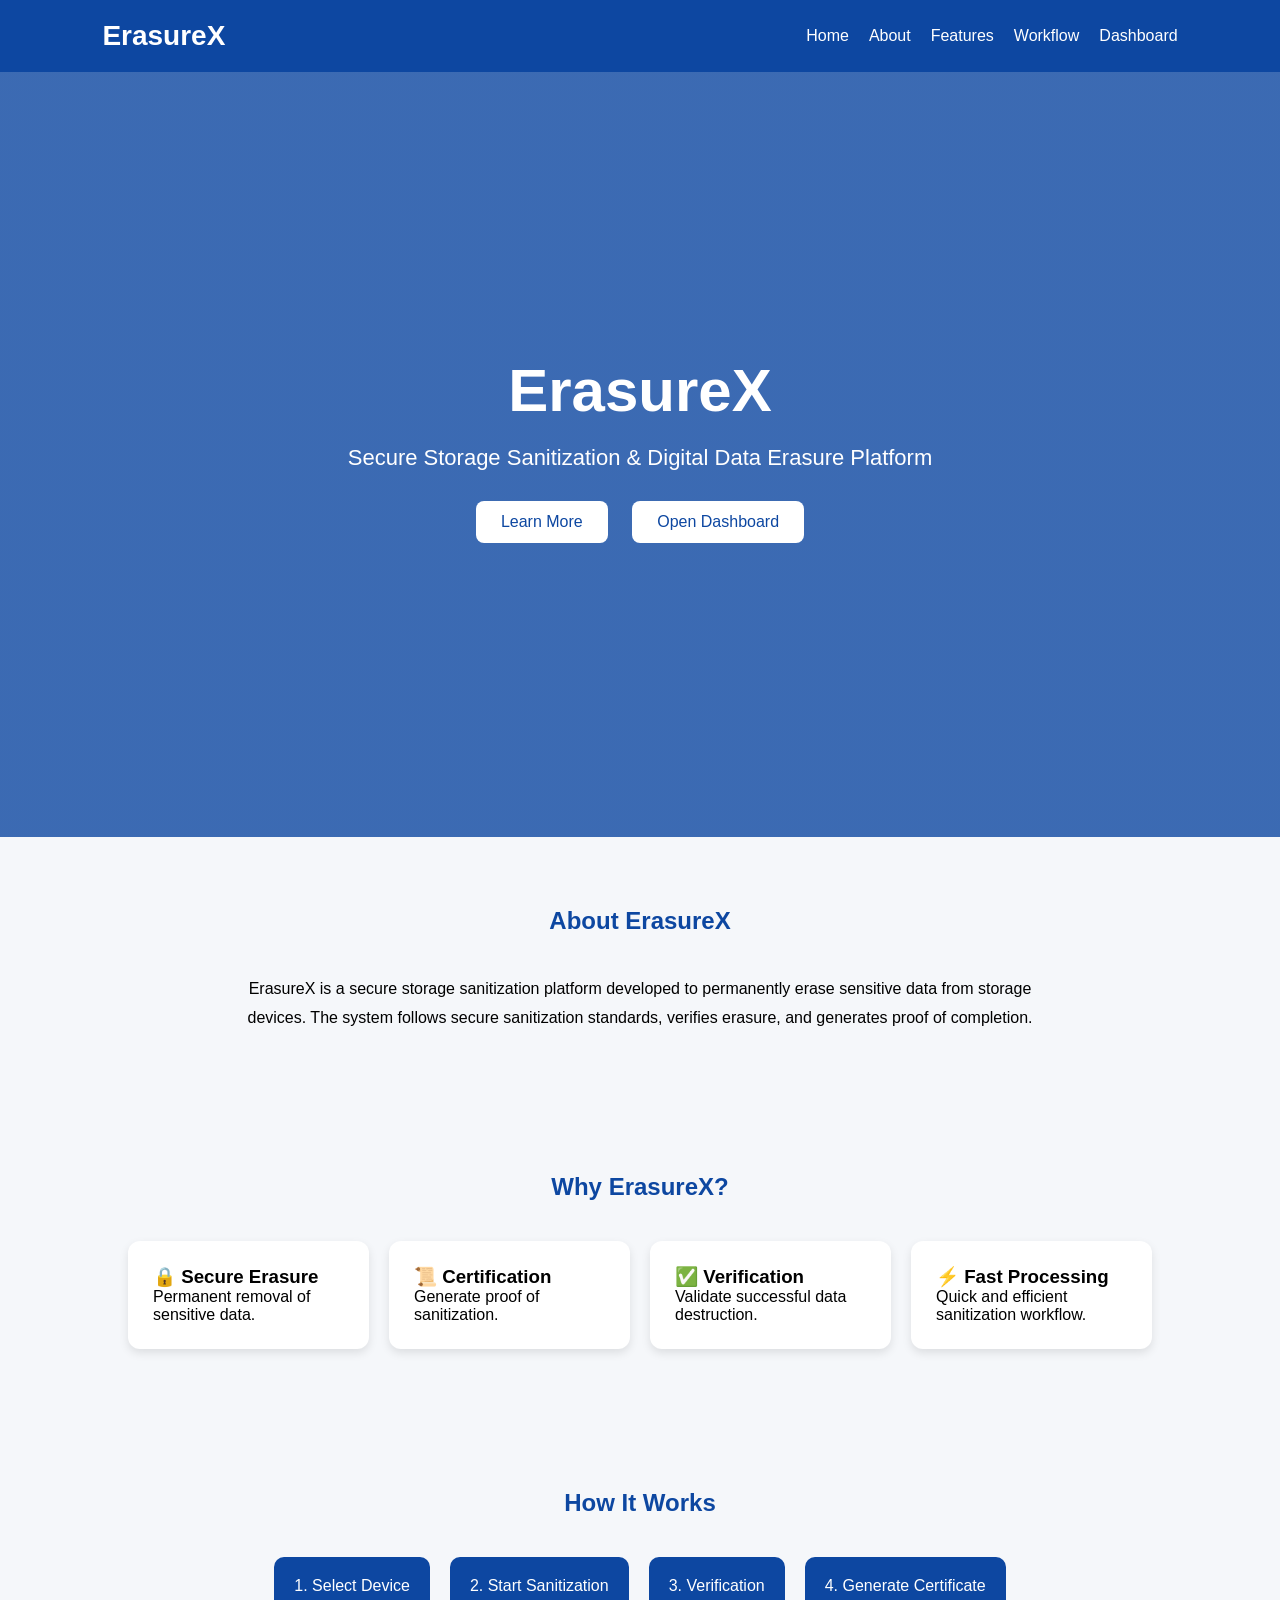
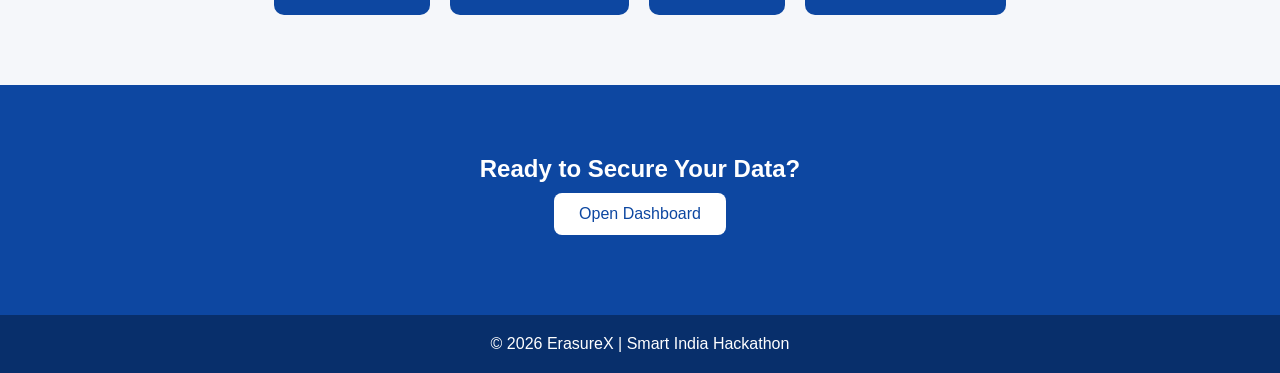
<file: frontend/index.html>
<!DOCTYPE html>
<html lang="en">
<head>
    <meta charset="UTF-8">
    <meta name="viewport" content="width=device-width, initial-scale=1.0">

    <title>ErasureX</title>

    <link rel="stylesheet" href="css/style.css">
</head>

<body>

<nav>

    <div class="logo">
        ErasureX
    </div>

    <ul>
        <li><a href="#home">Home</a></li>
        <li><a href="#about">About</a></li>
        <li><a href="#features">Features</a></li>
        <li><a href="#workflow">Workflow</a></li>
        <li><a href="dashboard.html">Dashboard</a></li>
    </ul>

</nav>


<section class="hero" id="home">

    <div class="hero-content">

        <h1>ErasureX</h1>

        <p>
            Secure Storage Sanitization &
            Digital Data Erasure Platform
        </p>

        <a href="#about" class="btn">
            Learn More
        </a>

        <a href="dashboard.html" class="btn">
            Open Dashboard
        </a>

    </div>

</section>


<section class="section" id="about">

    <h2 class="section-title">
        About ErasureX
    </h2>

    <p class="about-text">

        ErasureX is a secure storage sanitization platform
        developed to permanently erase sensitive data from
        storage devices. The system follows secure
        sanitization standards, verifies erasure, and
        generates proof of completion.

    </p>

</section>


<section class="section" id="features">

    <h2 class="section-title">
        Why ErasureX?
    </h2>


    <div class="features">


        <div class="card">

            <h3>🔒 Secure Erasure</h3>

            <p>
                Permanent removal of sensitive data.
            </p>

        </div>


        <div class="card">

            <h3>📜 Certification</h3>

            <p>
                Generate proof of sanitization.
            </p>

        </div>


        <div class="card">

            <h3>✅ Verification</h3>

            <p>
                Validate successful data destruction.
            </p>

        </div>


        <div class="card">

            <h3>⚡ Fast Processing</h3>

            <p>
                Quick and efficient sanitization workflow.
            </p>

        </div>


    </div>

</section>


<section class="section" id="workflow">

    <h2 class="section-title">
        How It Works
    </h2>


    <div class="workflow">

        <div class="step">
            1. Select Device
        </div>

        <div class="step">
            2. Start Sanitization
        </div>

        <div class="step">
            3. Verification
        </div>

        <div class="step">
            4. Generate Certificate
        </div>

    </div>

</section>


<section class="cta">

    <h2>
        Ready to Secure Your Data?
    </h2>

    <a href="dashboard.html" class="btn">
        Open Dashboard
    </a>

</section>


<footer>

    <p>
        © 2026 ErasureX | Smart India Hackathon
    </p>

</footer>


<script src="js/script.js"></script>

</body>
</html>
</file>
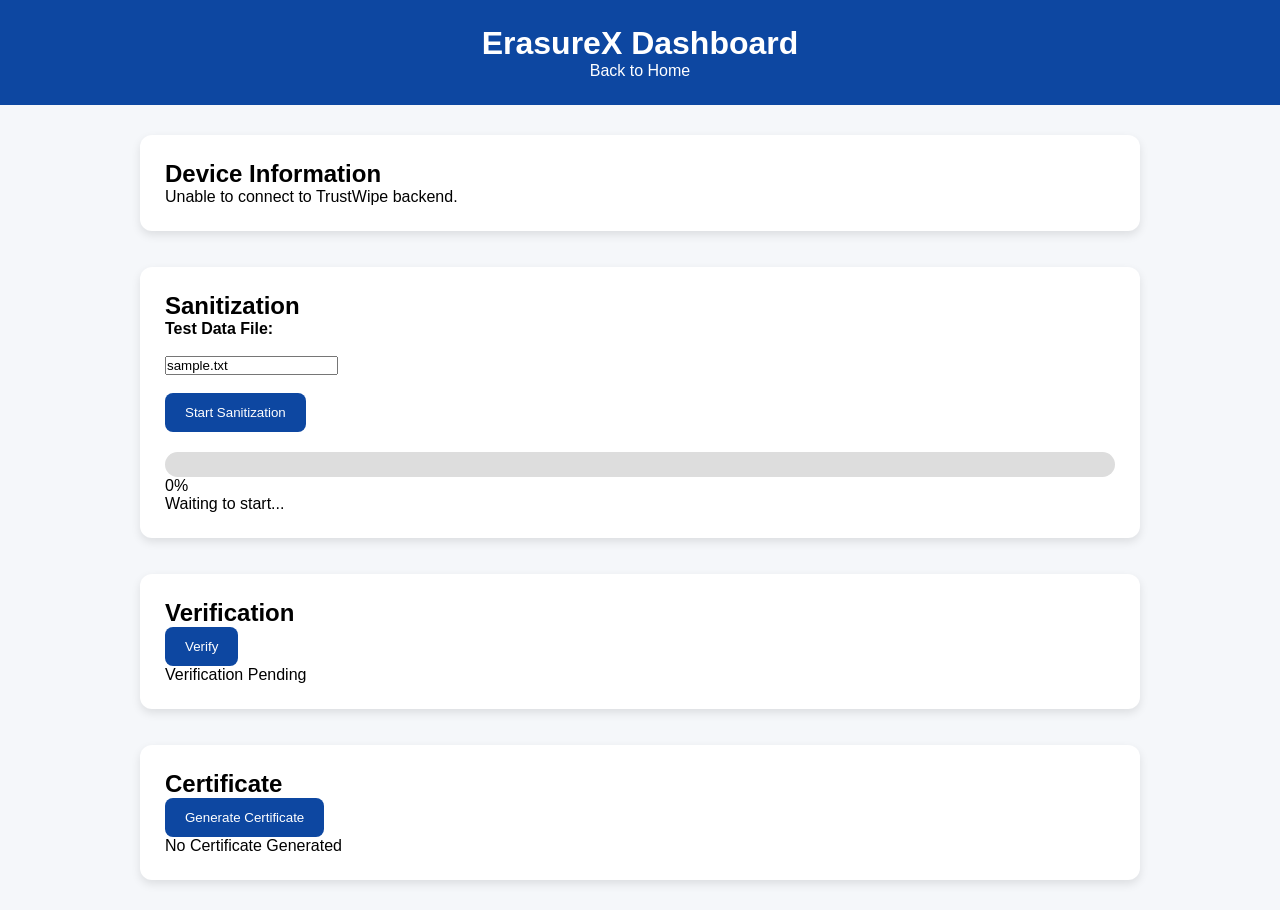
<file: frontend/dashboard.html>
<!DOCTYPE html>
<html lang="en">
<head>
    <meta charset="UTF-8">
    <meta name="viewport" content="width=device-width, initial-scale=1.0">
    <title>ErasureX Dashboard</title>

    <link rel="stylesheet" href="css/style.css">
</head>

<body>

<header class="dashboard-header">

    <h1>ErasureX Dashboard</h1>

    <a href="index.html" class="back-btn">
        Back to Home
    </a>

</header>


<div class="container">


    <!-- DEVICE INFORMATION -->

    <div class="card">

        <h2>Device Information</h2>

        <div id="deviceInfo">
            Loading device information...
        </div>

    </div>


    <br><br>


    <!-- SANITIZATION -->

    <div class="card">

        <h2>Sanitization</h2>

        <label>
            <strong>Test Data File:</strong>
        </label>

        <br><br>

        <input
            type="text"
            id="testFile"
            value="sample.txt"
            placeholder="Enter file name"
        >

        <br><br>

        <button onclick="startSanitization()">
            Start Sanitization
        </button>

        <div class="progress-container">

            <div id="progressBar"></div>

        </div>

        <p id="progressText">0%</p>

        <p id="status">
            Waiting to start...
        </p>

    </div>


    <br><br>


    <!-- VERIFICATION -->

    <div class="card">

        <h2>Verification</h2>

        <button onclick="verifyData()">
            Verify
        </button>

        <p id="verifyStatus">
            Verification Pending
        </p>

    </div>


    <br><br>


    <!-- CERTIFICATE -->

    <div class="card">

        <h2>Certificate</h2>

        <button onclick="generateCertificate()">
            Generate Certificate
        </button>

        <p id="certificateStatus">
            No Certificate Generated
        </p>

    </div>


</div>


<script src="js/script.js"></script>

</body>
</html>
</file>
<file: frontend/css/style.css>
*{
    margin:0;
    padding:0;
    box-sizing:border-box;
    font-family:Arial,sans-serif;
}

body{
    background:#f5f7fa;
}

nav{
    background:#0D47A1;
    color:white;
    padding:20px 8%;
    display:flex;
    justify-content:space-between;
    align-items:center;
}

.logo{
    font-size:28px;
    font-weight:bold;
}

nav ul{
    display:flex;
    gap:20px;
    list-style:none;
}

nav a{
    color:white;
    text-decoration:none;
}

.hero{
    min-height:85vh;
    display:flex;
    justify-content:center;
    align-items:center;
    text-align:center;
    color:white;
    background:linear-gradient(
    rgba(13,71,161,0.8),
    rgba(13,71,161,0.8));
}

.hero-content h1{
    font-size:60px;
}

.hero-content p{
    margin:20px 0;
    font-size:22px;
}

.btn{
    background:white;
    color:#0D47A1;
    padding:12px 25px;
    text-decoration:none;
    border-radius:8px;
    margin:10px;
    display:inline-block;
}

.section{
    padding:70px 10%;
}

.section-title{
    text-align:center;
    margin-bottom:40px;
    color:#0D47A1;
}

.about-text{
    text-align:center;
    max-width:800px;
    margin:auto;
    line-height:1.8;
}

.features{
    display:grid;
    grid-template-columns:repeat(auto-fit,minmax(220px,1fr));
    gap:20px;
}

.card{
    background:white;
    padding:25px;
    border-radius:12px;
    box-shadow:0 4px 10px rgba(0,0,0,0.1);
}

.workflow{
    display:flex;
    flex-wrap:wrap;
    justify-content:center;
    gap:20px;
}

.step{
    background:#0D47A1;
    color:white;
    padding:20px;
    border-radius:10px;
}

.cta{
    text-align:center;
    background:#0D47A1;
    color:white;
    padding:70px 20px;
}

footer{
    text-align:center;
    padding:20px;
    background:#082f6b;
    color:white;
}

.dashboard-header{
    background:#0D47A1;
    color:white;
    text-align:center;
    padding:25px;
}

.back-btn{
    color:white;
    text-decoration:none;
}

.container{
    width:90%;
    max-width:1000px;
    margin:30px auto;
}

button{
    background:#0D47A1;
    color:white;
    border:none;
    padding:12px 20px;
    border-radius:8px;
    cursor:pointer;
}

.progress-container{
    width:100%;
    height:25px;
    background:#ddd;
    margin-top:20px;
    border-radius:20px;
    overflow:hidden;
}

#progressBar{
    width:0%;
    height:100%;
    background:#4CAF50;
}
</file>
